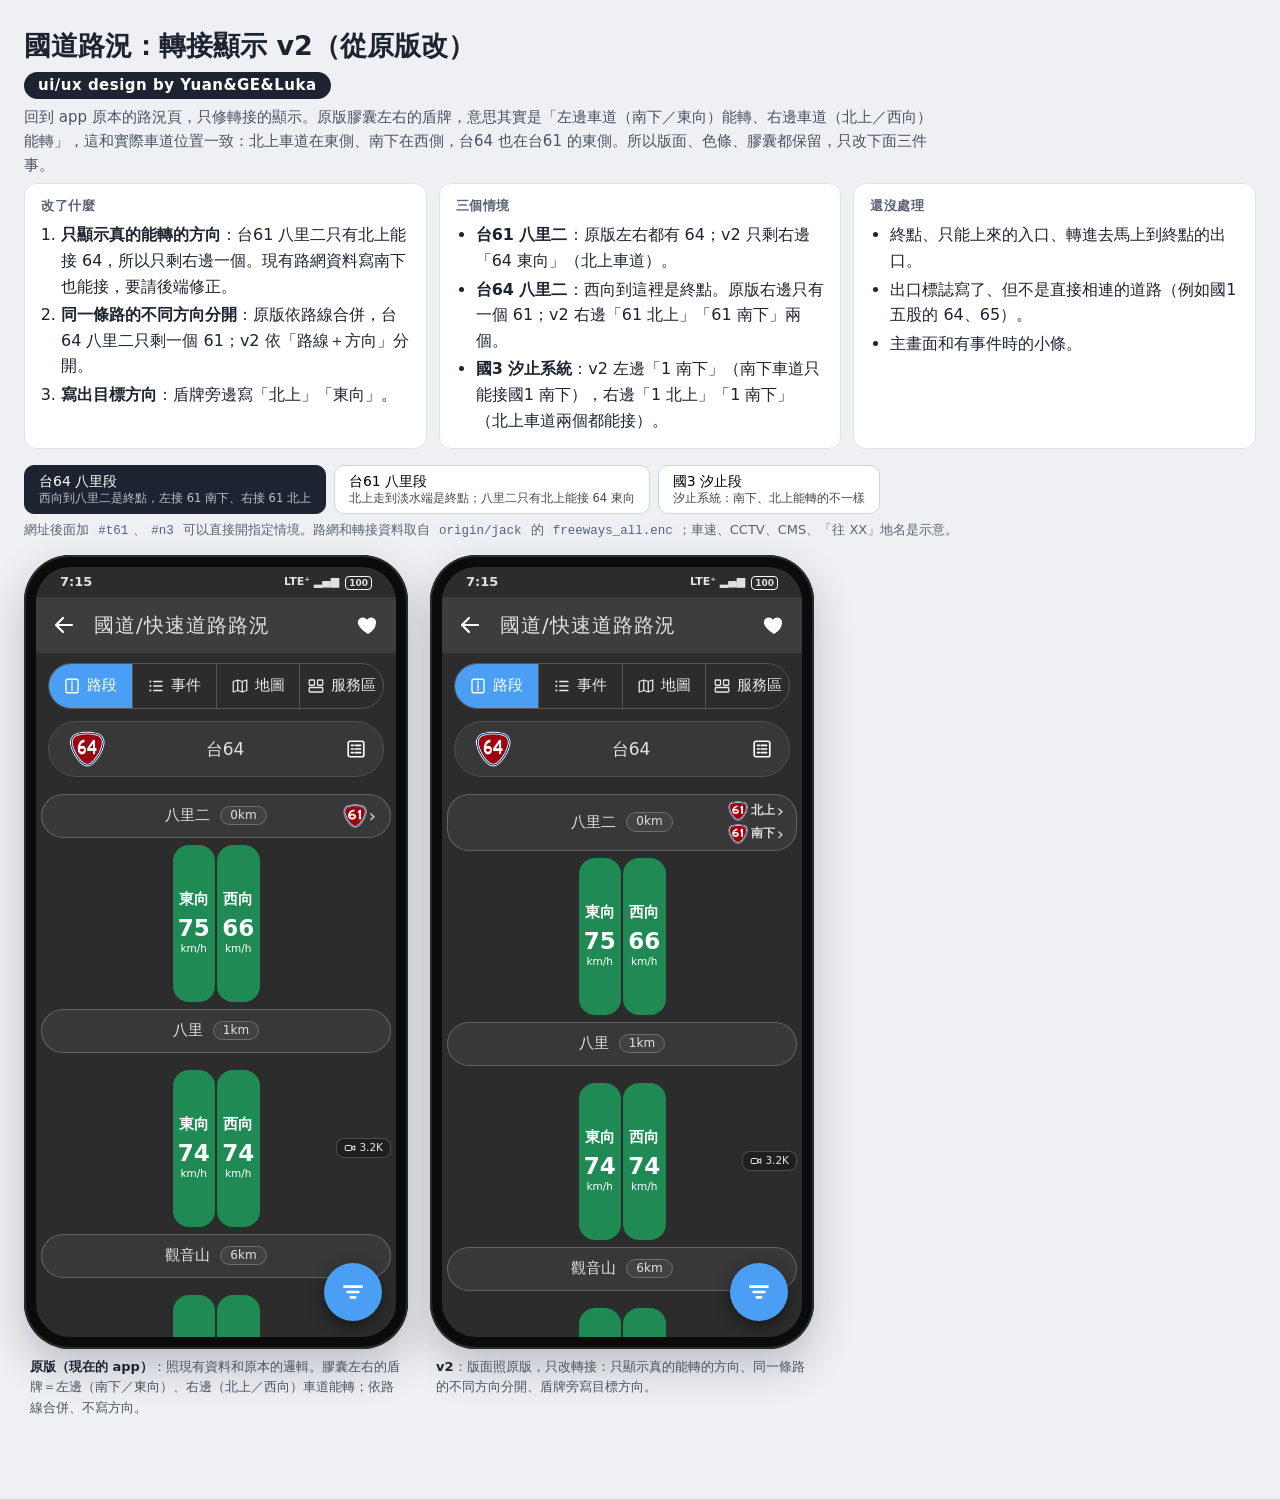
<file: index.html>
<!doctype html>
<html lang="zh-Hant-TW">
<head>
<meta charset="utf-8">
<meta name="viewport" content="width=device-width, initial-scale=1">
<title>國道路況：轉接顯示 v2（從原版改）</title>
<link rel="stylesheet" href="shared.css">
</head>
<body>
<div class="doc">
  <h1>國道路況：轉接顯示 v2（從原版改）<small class="credit">ui/ux design by Yuan&amp;GE&amp;Luka</small></h1>
  <p class="lead">回到 app 原本的路況頁，只修轉接的顯示。原版膠囊左右的盾牌，意思其實是「左邊車道（南下／東向）能轉、右邊車道（北上／西向）能轉」，這和實際車道位置一致：北上車道在東側、南下在西側，台64 也在台61 的東側。所以版面、色條、膠囊都保留，只改下面三件事。</p>

  <div class="grid">
    <div class="box">
      <h4>改了什麼</h4>
      <ol>
        <li><b>只顯示真的能轉的方向</b>：台61 八里二只有北上能接 64，所以只剩右邊一個。現有路網資料寫南下也能接，要請後端修正。</li>
        <li><b>同一條路的不同方向分開</b>：原版依路線合併，台64 八里二只剩一個 61；v2 依「路線＋方向」分開。</li>
        <li><b>寫出目標方向</b>：盾牌旁邊寫「北上」「東向」。</li>
      </ol>
    </div>
    <div class="box">
      <h4>三個情境</h4>
      <ul>
        <li><b>台61 八里二</b>：原版左右都有 64；v2 只剩右邊「64 東向」（北上車道）。</li>
        <li><b>台64 八里二</b>：西向到這裡是終點。原版右邊只有一個 61；v2 右邊「61 北上」「61 南下」兩個。</li>
        <li><b>國3 汐止系統</b>：v2 左邊「1 南下」（南下車道只能接國1 南下），右邊「1 北上」「1 南下」（北上車道兩個都能接）。</li>
      </ul>
    </div>
    <div class="box">
      <h4>還沒處理</h4>
      <ul>
        <li>終點、只能上來的入口、轉進去馬上到終點的出口。</li>
        <li>出口標誌寫了、但不是直接相連的道路（例如國1 五股的 64、65）。</li>
        <li>主畫面和有事件時的小條。</li>
      </ul>
    </div>
  </div>

  <div id="scn" class="scn"></div>
  <p class="note">網址後面加 <code>#t61</code>、<code>#n3</code> 可以直接開指定情境。路網和轉接資料取自 <code>origin/jack</code> 的 <code>freeways_all.enc</code>；車速、CCTV、CMS、「往 XX」地名是示意。</p>
  <div id="stage" class="stage"></div>
</div>

<script src="shared.js"></script>
<script src="v2.js"></script>
<script>
  buildPage({
    render(sc) {
      return [
        { html: olLiveScreen(sc, false), cap: '<b>原版（現在的 app）</b>：照現有資料和原本的邏輯。膠囊左右的盾牌＝左邊（南下／東向）、右邊（北上／西向）車道能轉；依路線合併、不寫方向。' },
        { html: olLiveScreen(sc, true), cap: '<b>v2</b>：版面照原版，只改轉接：只顯示真的能轉的方向、同一條路的不同方向分開、盾牌旁寫目標方向。' },
      ];
    },
  });
</script>
</body>
</html>
</file>
<file: shared.css>
/* 國道路況：轉接與終點顯示 mockup 樣式 */
* { box-sizing: border-box; }
html, body { margin: 0; }
body {
  font-family: "Noto Sans TC", "PingFang TC", "Microsoft JhengHei", "Heiti TC", system-ui, sans-serif;
  background: #eef0f3;
  color: #1d2330;
  line-height: 1.6;
}
a { color: #1a66d6; }

/* ===== 文件區 ===== */
.doc { max-width: 1320px; margin: 0 auto; padding: 24px 24px 80px; }
.doc h1 { font-size: 27px; margin: 4px 0 6px; line-height: 1.35; }
.doc h1 .credit { display: table; margin-top: 8px; padding: 3px 14px; border-radius: 999px; background: #1d2330; color: #fff; font-size: 15px; font-weight: 600; letter-spacing: .5px; }
.doc h2 { font-size: 20px; margin: 34px 0 12px; padding-top: 14px; border-top: 1px solid #d8dce3; }
.doc p { margin: 6px 0; }
.lead { color: #4a5263; font-size: 15px; max-width: 920px; }
.grid { display: grid; grid-template-columns: repeat(auto-fit, minmax(290px, 1fr)); gap: 12px; }
.box { background: #fff; border: 1px solid #dde1e8; border-radius: 12px; padding: 12px 16px; }
.box h4 { margin: 0 0 6px; font-size: 13px; color: #5a6375; letter-spacing: .5px; }
.box ul, .box ol { margin: 0; padding-left: 20px; }
.box li { margin: 3px 0; }
.note { font-size: 13px; color: #5a6375; }
code { font-family: Consolas, "Courier New", monospace; font-size: 12.5px; background: #eceff4; padding: 1px 5px; border-radius: 4px; }

/* 情境切換 */
.scn { display: flex; gap: 8px; flex-wrap: wrap; margin: 16px 0 4px; }
.scn button { font: inherit; font-size: 14px; padding: 6px 14px; border-radius: 10px; border: 1px solid #cfd5df; background: #fff; cursor: pointer; text-align: left; line-height: 1.35; }
.scn button.on { background: #1d2330; color: #fff; border-color: #1d2330; }
.scn button small { display: block; font-size: 11.5px; opacity: .72; }

/* 手機框 */
.stage { display: flex; gap: 22px; flex-wrap: wrap; align-items: flex-start; margin-top: 14px; }
figure.fig { margin: 0; width: 384px; }
figure.fig figcaption { font-size: 13px; color: #4a5263; margin: 8px 6px 0; }
figure.fig figcaption b { color: #1d2330; }
.phone { width: 384px; height: 794px; padding: 12px; border-radius: 46px; background: #0b0b0b; box-shadow: 0 18px 40px rgba(20, 25, 35, .22), inset 0 0 0 2px #2b2b2b; }
.screen {
  position: relative; width: 360px; height: 770px; border-radius: 34px; overflow: hidden;
  background: #1C1D20; color: #fff; display: flex; flex-direction: column; font-size: 14px; line-height: 1.3;
}
.sb { height: 30px; flex: none; display: flex; justify-content: space-between; align-items: center; padding: 2px 24px 0; font-size: 13px; font-weight: 700; }
.sb .r { display: flex; gap: 6px; align-items: center; font-size: 11px; }
.sb .bat { border: 1.5px solid #fff; border-radius: 4px; padding: 0 3px; font-size: 9px; line-height: 12px; }
.shield { display: inline-block; object-fit: contain; vertical-align: middle; flex: none; }
.content { flex: 1; overflow-y: auto; overflow-x: hidden; position: relative; scrollbar-width: none; }
.content::-webkit-scrollbar { width: 0; height: 0; }

/* ===== 路況頁外框 ===== */
.appbar2 { height: 56px; flex: none; display: flex; align-items: center; gap: 18px; padding: 0 16px; font-size: 20px; }
.appbar2 .t { flex: 1; letter-spacing: 1px; }
.appbar2 svg { width: 24px; height: 24px; }
.tabs2 { margin: 2px 12px 0; flex: none; display: flex; height: 46px; border: 1px solid #3b3d42; border-radius: 999px; overflow: hidden; }
.tabs2 span { flex: 1; display: flex; align-items: center; justify-content: center; gap: 6px; font-size: 14.5px; color: #e9e9ea; border-right: 1px solid #3b3d42; }
.tabs2 span:last-child { border-right: 0; }
.tabs2 span.on { background: #4A9FF5; color: #fff; }
.tabs2 svg { width: 18px; height: 18px; flex: none; }
.fab2 { position: absolute; right: 14px; bottom: 16px; width: 58px; height: 58px; border-radius: 50%; background: #4A9FF5; display: flex; align-items: center; justify-content: center; box-shadow: 0 6px 16px rgba(0, 0, 0, .45); z-index: 5; }
.fab2 svg { width: 26px; height: 26px; }

/* ===== 主畫面 ===== */
.ms { flex: 1; display: flex; flex-direction: column; padding: 0 8px; min-height: 0; }
.ms-speed { flex: none; display: flex; align-items: center; justify-content: center; gap: 20px; height: 176px; }
.ms-speed.sm { height: 118px; }
.limit { width: 66px; height: 66px; border-radius: 50%; border: 7px solid #D2342A; background: #fff; color: #111; font-weight: 800; font-size: 25px; display: flex; align-items: center; justify-content: center; }
.speed-num { font-size: 92px; font-weight: 800; line-height: .95; letter-spacing: -3px; font-variant-numeric: tabular-nums; }
.ms-speed.sm .speed-num { font-size: 66px; }
.speed-unit { font-size: 15px; opacity: .65; text-align: center; }
.panel { border-radius: 20px; background: rgba(255, 255, 255, .05); border: 1px solid rgba(74, 159, 245, .45); box-shadow: 0 10px 20px rgba(74, 159, 245, .12); padding: 10px 8px; }
.ms-big { height: 452px; flex: none; }
.ms-bottom { margin: auto auto 0; width: 150px; height: 58px; flex: none; border-radius: 48px 48px 0 0; background: #3C3C3C; display: flex; align-items: center; justify-content: space-around; padding-bottom: 6px; }
.ms-bottom svg { width: 28px; height: 28px; opacity: .9; }

/* 小條（有事件時） */
.smallbar { height: 80px; flex: none; margin: 8px 0; border-radius: 18px; background: #24262A; display: flex; align-items: center; padding: 4px 10px; gap: 9px; }
.smallbar .rd { width: 48px; flex: none; display: flex; flex-direction: column; align-items: center; font-size: 10px; font-weight: 700; color: rgba(255, 255, 255, .72); }
.smallbar .mid { flex: 1; min-width: 0; }
.smallbar .now { font-size: 11px; color: rgba(255, 255, 255, .58); font-weight: 500; }
.smallbar .now b { color: #fff; font-size: 16px; font-weight: 700; margin-left: 2px; }
.smallbar .nx { font-size: 11.5px; color: rgba(255, 255, 255, .7); font-weight: 500; margin-top: 1px; white-space: nowrap; overflow: hidden; }
.smallbar .trrow { display: flex; align-items: center; gap: 4px; margin-top: 3px; font-size: 11px; color: rgba(255, 255, 255, .8); font-weight: 600; white-space: nowrap; overflow: hidden; }
.smallbar .trrow .cap { color: rgba(255, 255, 255, .55); font-weight: 600; }
.smallbar .sside { display: inline-flex; align-items: center; gap: 1px; }
.smallbar .endtxt { color: #ffcf7a; font-weight: 600; } /* 和路上的終點線標籤一樣不加框 */
.smallbar .rt { flex: none; display: flex; flex-direction: column; align-items: flex-end; gap: 4px; }
.lvpill { min-width: 44px; padding: 3px 8px; border-radius: 999px; font-size: 11px; font-weight: 700; text-align: center; }
.smallbar .spd { font-size: 10.5px; color: rgba(255, 255, 255, .62); font-weight: 500; }

/* 事件卡（測速照相） */
.evcard { flex: 1; min-height: 0; border-radius: 20px; background: rgba(210, 52, 42, .12); border: 1px solid rgba(210, 52, 42, .55); display: flex; flex-direction: column; align-items: center; justify-content: center; gap: 8px; margin-bottom: 64px; }
.evcard .ico { width: 92px; height: 92px; border-radius: 50%; background: #D2342A; display: flex; align-items: center; justify-content: center; }
.evcard .ico svg { width: 52px; height: 52px; }
.evcard .t1 { font-size: 26px; font-weight: 800; }
.evcard .t2 { font-size: 40px; font-weight: 900; font-variant-numeric: tabular-nums; }
.evcard .t3 { font-size: 15px; opacity: .75; }

/* 檢查用：?full 把手機高度展開，整條列表一次看完 */
body.full .phone, body.full .screen { height: auto; }
body.full .content { overflow: visible; }

/* ===== 路況頁：app 原版的樣式（依 RoadLiveListModeWidfet 等比縮到 360 寬） ===== */
.screen.ol { background: #2C2C2C; color: #e1e1e1; }
.ol-appbar { height: 56px; flex: none; display: flex; align-items: center; gap: 18px; padding: 0 16px; font-size: 20px; background: #3D3D3D; }
.ol-appbar .t { flex: 1; letter-spacing: 1px; }
.ol-appbar svg { width: 24px; height: 24px; }
.ol-tabs { margin-top: 10px; border-color: #555; }
.ol-tabs span { border-right-color: #555; }
.ol-roadbar { margin: 12px 12px 0; flex: none; display: flex; align-items: center; height: 56px; padding: 0 16px 0 20px; border: 1px solid #505050; border-radius: 999px; background: #383838; }
.ol-roadbar .n { flex: 1; text-align: center; font-size: 17px; }
.ol-roadbar svg { width: 22px; height: 22px; }
.ol-list { padding: 12px 5px 96px; }
.ol-pair { padding: 5px 0; }
.ol-pill { display: flex; align-items: center; min-height: 44px; padding: 6px 14px; border-radius: 22px; background: #383838; border: 1px solid rgba(255, 255, 255, .22); }
.ol-side { width: 56px; flex: none; display: flex; flex-direction: column; gap: 3px; }
.ol-side.l { align-items: flex-start; }
.ol-side.r { align-items: flex-end; }
.ol-link { display: inline-flex; align-items: center; gap: 2px; font-size: 18px; line-height: 1; white-space: nowrap; }
.ol-c { flex: 1; display: flex; align-items: center; justify-content: center; gap: 10px; font-size: 14.5px; }
.ol-km { font-size: 12px; padding: 1px 9px; border-radius: 999px; background: #424242; border: 1px solid #6f6f6f; }
/* v2：盾牌旁寫目標方向，左右欄加寬 */
.ol-pill.v2 { padding: 6px 12px; }
.ol-pill.v2 .ol-side { width: 66px; }
.ol-pill.v2 .ol-link small { font-size: 11.5px; font-weight: 600; margin-left: 1px; }
.ol-row { display: flex; align-items: stretch; gap: 7px; margin: 7px 0; }
.ol-devs { flex: 1; min-width: 0; display: flex; flex-direction: column; justify-content: space-evenly; gap: 6px; }
.ol-devs.l { align-items: flex-start; }
.ol-devs.r { align-items: flex-end; }
.ol-dev { display: inline-flex; align-items: center; gap: 3px; font-size: 10.5px; border-radius: 8px; padding: 2px 7px; background: #1f1f1f; border: 1px solid rgba(255, 255, 255, .2); max-width: 100%; }
.ol-dev svg { width: 12px; height: 12px; flex: none; }
.ol-dev.cms { color: #FFB000; }
.ol-dev.ev { color: #ff9d94; border-color: rgba(210, 52, 42, .8); }
.ol-strips { width: 87px; flex: none; display: flex; gap: 2px; }
.ol-strip { flex: 1; border-radius: 16px; display: flex; flex-direction: column; align-items: center; justify-content: center; color: #fff; }
.ol-strip b { font-size: 15px; }
.ol-strip strong { font-size: 23px; font-weight: 800; margin-top: 5px; line-height: 1.2; }
.ol-strip small { font-size: 10.5px; }
</file>
